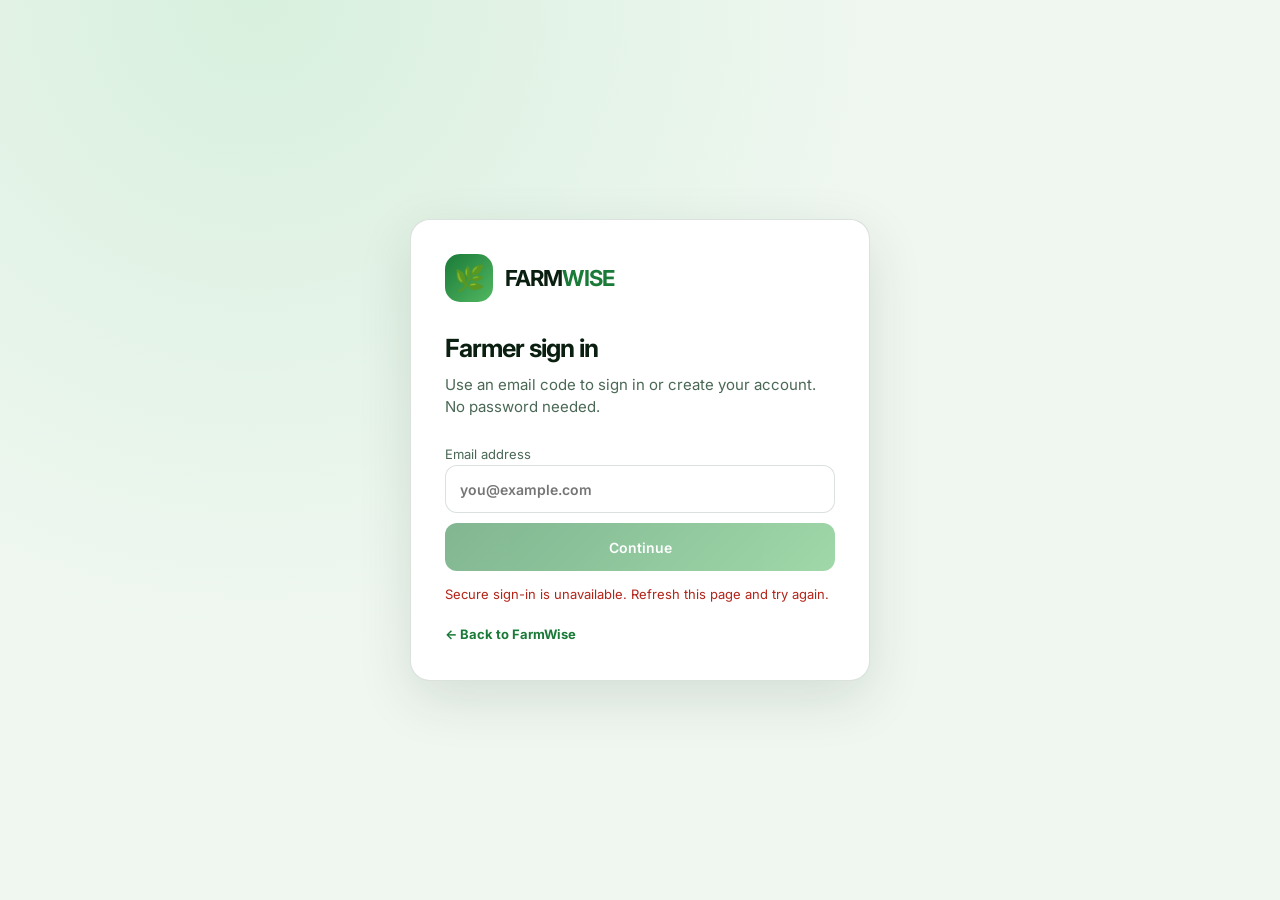
<file: public/login.html>
<!doctype html>
<html lang="en" data-theme="light">
<head>
<meta charset="utf-8">
<meta name="viewport" content="width=device-width, initial-scale=1">
<meta name="robots" content="noindex,nofollow">
<meta name="theme-color" content="#1a7a38">
<title>Sign in · FarmWise</title>
<link rel="preconnect" href="https://fonts.googleapis.com">
<link href="https://fonts.googleapis.com/css2?family=Inter:wght@400;500;600;700;800&display=swap" rel="stylesheet">
<style>
:root{--bg:#f0f7f1;--panel:#fff;--text:#0a1f10;--muted:#4a6855;--border:rgba(16,56,28,.15);--primary:#1a7a38;--soft:rgba(26,122,56,.09);--danger:#b42318;--r:20px}
*{box-sizing:border-box}
body{margin:0;min-height:100vh;padding:22px;display:grid;place-items:center;background:radial-gradient(circle at 20% 0,#d8f0de,transparent 48%),var(--bg);color:var(--text);font:400 15px/1.5 Inter,system-ui,sans-serif}
main{width:min(100%,460px);padding:34px;background:var(--panel);border:1px solid var(--border);border-radius:var(--r);box-shadow:0 18px 55px rgba(10,40,18,.12)}
.brand{display:flex;align-items:center;gap:12px;margin-bottom:28px}
.logo{width:48px;height:48px;display:grid;place-items:center;border-radius:15px;background:linear-gradient(135deg,#1a7a38,#52b862);color:#fff;font-size:25px}
.brand strong{font-size:22px;letter-spacing:-.04em}
.brand em{color:var(--primary);font-style:normal}
h1{margin:0 0 6px;font-size:25px;letter-spacing:-.04em}
.sub{margin:0 0 24px;color:var(--muted)}
input,button{width:100%;height:48px;border-radius:12px;font:600 14px Inter,system-ui,sans-serif}
input{padding:0 14px;border:1px solid var(--border);background:#fff;color:var(--text);outline:none}
input:focus{border-color:var(--primary);box-shadow:0 0 0 3px var(--soft)}
button{margin-top:10px;border:0;background:linear-gradient(135deg,#1a7a38,#52b862);color:white;cursor:pointer}
button:disabled{opacity:.55;cursor:wait}
button.secondary{background:transparent;color:var(--muted);border:1px solid var(--border)}
.note{margin:0 0 12px;color:var(--muted);font-size:13px}
.msg{min-height:22px;margin:14px 0 0;color:var(--muted);font-size:13px}
.msg.err{color:var(--danger)}
a{display:inline-block;margin-top:18px;color:var(--primary);font-size:13px;text-decoration:none;font-weight:700}
[hidden]{display:none!important}
</style>
</head>
<body>
<main>
  <div class="brand"><div class="logo">🌿</div><strong>FARM<em>WISE</em></strong></div>
  <h1 id="title">Farmer sign in</h1>
  <p class="sub" id="subtitle">Use an email code to sign in or create your account. No password needed.</p>
  <form id="form" novalidate>
    <div id="email-row">
      <label class="note" for="email">Email address</label>
      <input id="email" type="email" autocomplete="username webauthn" autocapitalize="off" spellcheck="false" placeholder="you@example.com" required>
    </div>
    <div id="code-row" hidden>
      <label class="note" for="code">6-digit email code</label>
      <input id="code" inputmode="numeric" autocomplete="one-time-code" maxlength="6" pattern="[0-9]*" placeholder="000000">
    </div>
    <button id="submit" type="submit">Continue</button>
    <button id="back" class="secondary" type="button" hidden>Use a different email</button>
  </form>
  <div id="passkey" hidden>
    <p class="note">Add a passkey to sign in next time with your device's fingerprint, face, or screen lock.</p>
    <button id="passkey-add" type="button">Add a passkey</button>
    <button id="passkey-skip" class="secondary" type="button">Not now</button>
  </div>
  <p id="msg" class="msg" role="status" aria-live="polite"></p>
  <a href="/">← Back to FarmWise</a>
</main>
<script>
(function(){
  "use strict";
  var A=window.hatchable&&window.hatchable.auth;
  var $=function(id){return document.getElementById(id);};
  var form=$("form"),emailEl=$("email"),codeEl=$("code"),emailRow=$("email-row"),codeRow=$("code-row");
  var submit=$("submit"),back=$("back"),msg=$("msg"),passkey=$("passkey"),step="email",hasPasskey=false;
  var declinedKey="farmwise.passkey_offer_declined";
  function say(value,error){msg.textContent=value||"";msg.className="msg"+(error?" err":"");}
  function nextUrl(){
    var raw=new URLSearchParams(location.search).get("next")||"/";
    if(raw.charAt(0)!=="/"||raw.indexOf("//")===0)return "/";
    var parsed=new URL(raw,location.origin);
    return parsed.origin===location.origin?parsed.pathname+parsed.search+parsed.hash:"/";
  }
  function done(){location.replace(nextUrl());}
  function wasDeclined(){try{return localStorage.getItem(declinedKey)==="1";}catch(_){return false;}}
  function decline(){try{localStorage.setItem(declinedKey,"1");}catch(_){}}
  function finish(){
    if(!hasPasskey&&A.supportsPasskeys&&A.supportsPasskeys()&&A.registerPasskey&&!wasDeclined()){
      form.hidden=true;$("title").textContent="You're signed in";$("subtitle").textContent="";
      passkey.hidden=false;return;
    }
    done();
  }
  if(!A){say("Secure sign-in is unavailable. Refresh this page and try again.",true);submit.disabled=true;return;}
  var backLink=document.querySelector('a[href="/"]');
  var previewToken=new URLSearchParams(location.search).get("_preview");
  if(backLink&&previewToken)backLink.href="/?_preview="+encodeURIComponent(previewToken);
  window.hatchable.auth.getSession().then(function(s){if(s&&s.user)done();}).catch(function(){});
  if(A.attachPasskeyAutofill){
    try{A.attachPasskeyAutofill(emailEl).then(function(r){if(r&&r.user)done();}).catch(function(){});}catch(_){}
  }
  $("passkey-add").addEventListener("click",function(){
    $("passkey-add").disabled=true;$("passkey-skip").disabled=true;
    A.registerPasskey({name:"FarmWise passkey"}).then(function(result){if(!result)decline();done();}).catch(function(err){
      $("passkey-add").disabled=false;$("passkey-skip").disabled=false;say(err&&err.message||"Could not save the passkey. You can continue without one.",true);
    });
  });
  $("passkey-skip").addEventListener("click",function(){decline();done();});
  back.addEventListener("click",function(){
    step="email";emailRow.hidden=false;codeRow.hidden=true;back.hidden=true;submit.textContent="Continue";$("subtitle").textContent="Use an email code to sign in or create your account. No password needed.";say("");emailEl.focus();
  });
  form.addEventListener("submit",function(event){
    event.preventDefault();submit.disabled=true;say("");
    var email=(emailEl.value||"").trim();
    if(step==="email"){
      if(!email){submit.disabled=false;say("Enter your email address.",true);return;}
      A.startLogin({email:email}).then(function(result){
        hasPasskey=!!(result&&result.has_passkey);
        if(hasPasskey&&A.supportsPasskeys&&A.supportsPasskeys()){
          return A.signInWithPasskey({email:email}).then(function(doneResult){if(doneResult&&doneResult.user){done();return null;}return "code";}).catch(function(){return "code";});
        }
        return "code";
      }).then(function(next){
        if(next!=="code")return;
        step="code";emailRow.hidden=true;codeRow.hidden=false;back.hidden=false;submit.textContent="Verify code";
        $("subtitle").textContent="Enter the code sent to "+email+".";say("Check your email for the sign-in code.");codeEl.focus();
      }).catch(function(err){say(err&&err.status===429?"Too many attempts. Try again in a moment.":(err&&err.message||"Could not send a code. Check the email address and try again."),true);})
      .then(function(){submit.disabled=false;});
      return;
    }
    A.verifyCode({email:email,code:(codeEl.value||"").trim()}).then(function(result){
      if(result&&result.user){finish();return;}
      say("That code did not work. Try again.",true);
    }).catch(function(err){say(err&&err.message||"That code did not work. Try again.",true);})
    .then(function(){submit.disabled=false;});
  });
  emailEl.focus();
})();
</script>
</body>
</html>
</file>
